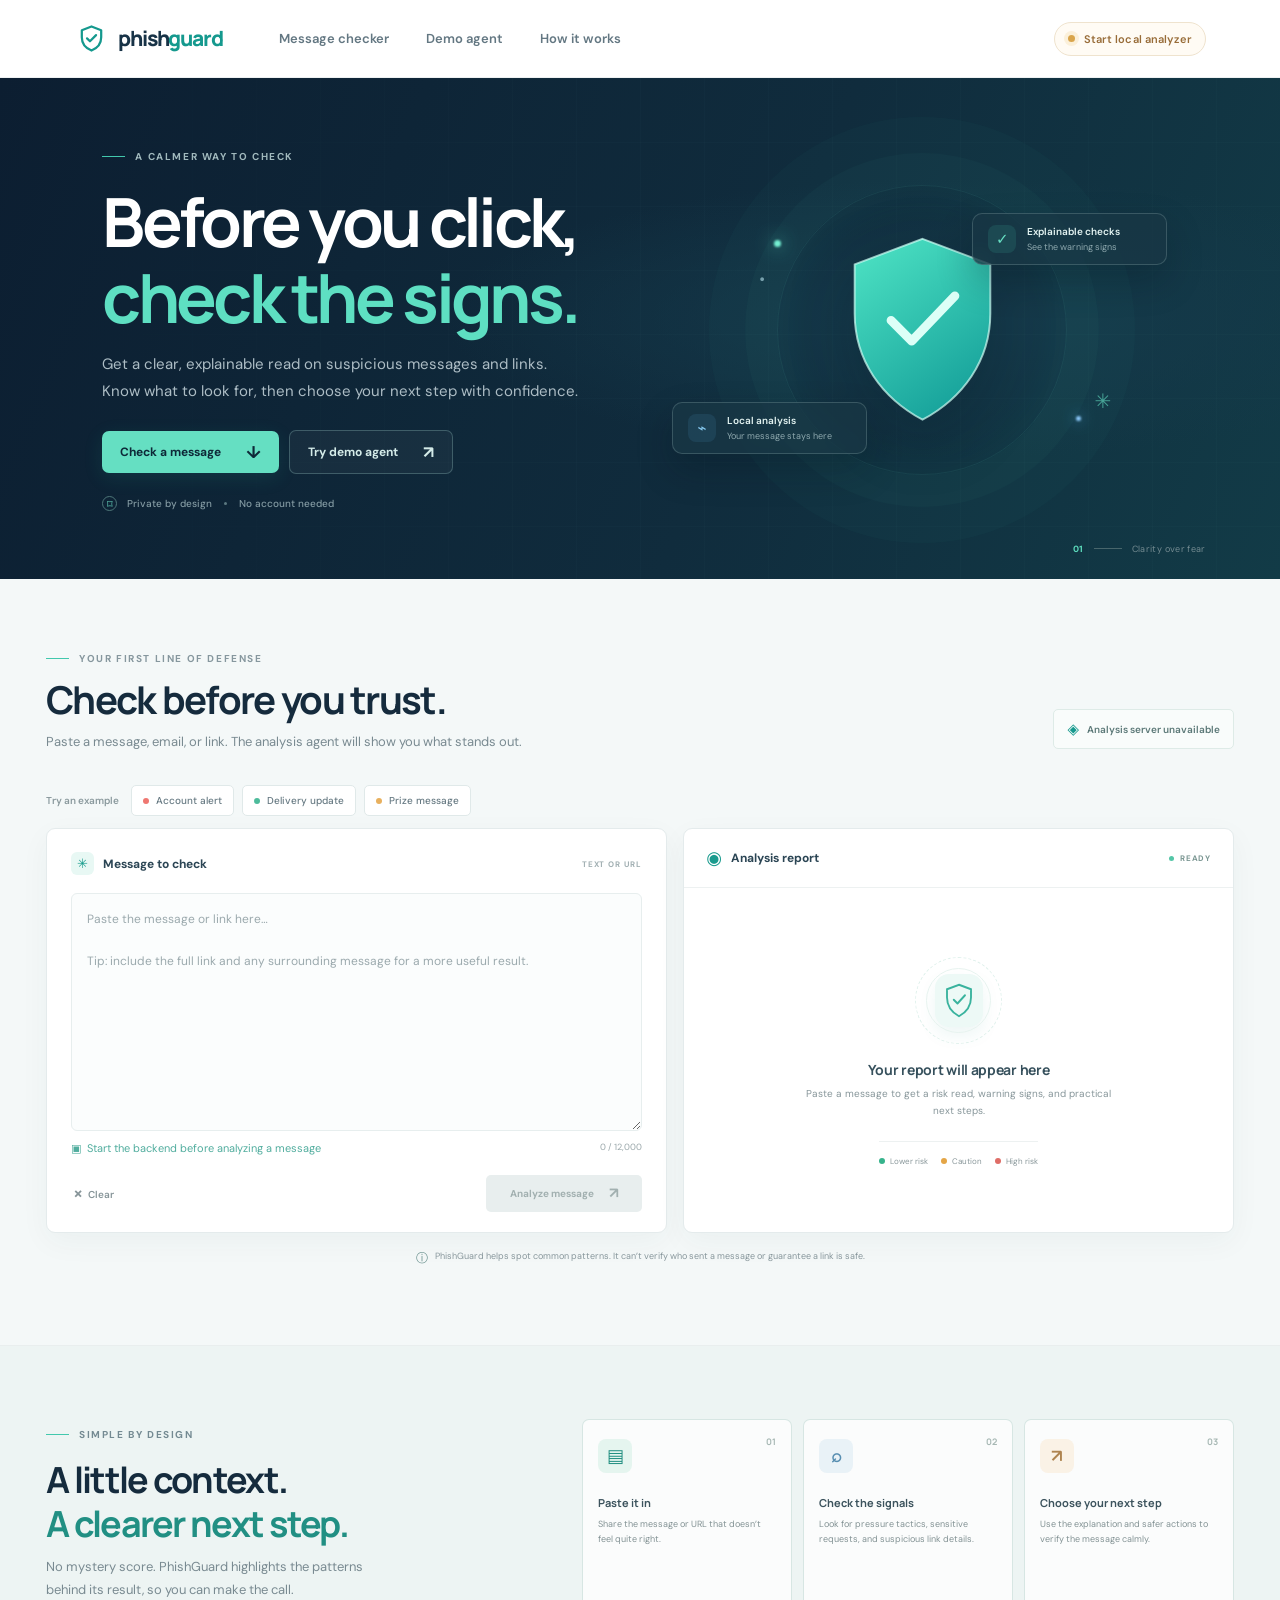
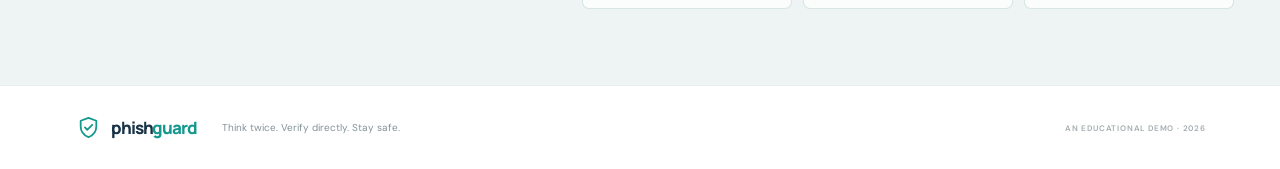
<file: science_expo/app/static/index.html>
<!doctype html>
<html lang="en">
  <head>
    <meta charset="utf-8" />
    <meta name="viewport" content="width=device-width, initial-scale=1" />
    <meta name="theme-color" content="#f4f8f8" />
    <meta name="description" content="Check suspicious messages and links with PhishGuard's explainable scam analysis agent." />
    <title>PhishGuard — Message safety, made clearer</title>
    <link rel="preconnect" href="https://fonts.googleapis.com" />
    <link rel="preconnect" href="https://fonts.gstatic.com" crossorigin />
    <link href="https://fonts.googleapis.com/css2?family=DM+Sans:wght@400;500;600;700&family=Manrope:wght@400;500;600;700;800&display=swap" rel="stylesheet" />
    <link rel="stylesheet" href="app.css" />
    <script src="app.js" defer></script>
  </head>
  <body>
    <header class="site-header">
      <a class="brand" href="#top" aria-label="PhishGuard home">
        <span class="brand-mark" aria-hidden="true">
          <svg viewBox="0 0 32 32" fill="none"><path d="M16 3.6 26 7.4v7.3c0 6.4-4.1 11.3-10 13.7-5.9-2.4-10-7.3-10-13.7V7.4l10-3.8Z" stroke="currentColor" stroke-width="2.3" stroke-linejoin="round"/><path d="m11.4 15.9 3 3 6.3-6.4" stroke="currentColor" stroke-width="2.3" stroke-linecap="round" stroke-linejoin="round"/></svg>
        </span>
        <span>phish<span class="brand-accent">guard</span></span>
      </a>
      <nav class="main-nav" aria-label="Main navigation">
        <a href="#checker">Message checker</a>
        <a href="agent.html">Demo agent</a>
        <a href="#how-it-works">How it works</a>
      </nav>
      <a class="header-status agent-page-link" href="agent.html" aria-label="Open the demo AI agent">
        <span class="status-dot"></span><span>Analysis agent ready</span>
      </a>
    </header>

    <main id="top">
      <section class="hero" aria-labelledby="hero-title">
        <div class="hero-grid"></div>
        <div class="hero-copy">
          <div class="eyebrow hero-eyebrow"><span class="eyebrow-line"></span> A calmer way to check</div>
          <h1 id="hero-title">Before you click,<br /><span>check the signs.</span></h1>
          <p>Get a clear, explainable read on suspicious messages and links. Know what to look for, then choose your next step with confidence.</p>
          <div class="hero-actions"><a class="hero-cta" href="#checker">Check a message <span aria-hidden="true">↓</span></a><a class="hero-cta secondary-cta" href="agent.html">Try demo agent <span aria-hidden="true">↗</span></a></div>
          <div class="hero-trust"><span class="mini-lock" aria-hidden="true">⌑</span> Private by design <i></i> No account needed</div>
        </div>
        <div class="hero-visual" aria-hidden="true">
          <div class="orb orb-one"></div><div class="orb orb-two"></div>
          <div class="hero-halo"></div>
          <div class="hero-shield">
            <svg viewBox="0 0 176 202" fill="none"><path d="M88 8 157 34v50c0 48-28 86-69 108C47 170 19 132 19 84V34L88 8Z" fill="url(#shieldFill)" stroke="rgba(207,255,246,.7)" stroke-width="2"/><path d="m56 91 21 21 44-46" stroke="#dcfff7" stroke-width="9" stroke-linecap="round" stroke-linejoin="round"/><defs><linearGradient id="shieldFill" x1="29" y1="17" x2="145" y2="181" gradientUnits="userSpaceOnUse"><stop stop-color="#4be0c2"/><stop offset="1" stop-color="#139d98"/></linearGradient></defs></svg>
          </div>
          <div class="float-card float-top"><span class="float-icon mint">✓</span><span><b>Explainable checks</b><small>See the warning signs</small></span></div>
          <div class="float-card float-bottom"><span class="float-icon blue">⌁</span><span><b>Local analysis</b><small>Your message stays here</small></span></div>
          <div class="hero-spark spark-one">✳</div><div class="hero-spark spark-two">·</div>
        </div>
        <div class="hero-footnote"><span>01</span><span class="footnote-rule"></span><span>Clarity over fear</span></div>
      </section>

      <section class="checker-section section-wrap" id="checker" aria-labelledby="checker-title">
        <div class="section-heading">
          <div>
            <div class="eyebrow light-eyebrow"><span class="eyebrow-line"></span> Your first line of defense</div>
            <h2 id="checker-title">Check before you trust.</h2>
            <p>Paste a message, email, or link. The analysis agent will show you what stands out.</p>
          </div>
          <div class="privacy-chip"><span class="privacy-icon" aria-hidden="true">◈</span> <a id="privacy-chip-label" href="agent.html">Checking analysis mode…</a></div>
        </div>

        <div class="example-row" aria-label="Try an example message">
          <span class="example-label">Try an example</span>
          <button class="sample-chip" type="button" data-sample="Your bank account has been temporarily suspended. Verify your password immediately at http://secure-account-check.top/login to restore access."><span class="sample-dot danger-dot"></span>Account alert</button>
          <button class="sample-chip" type="button" data-sample="Hi, your order #48371 is on its way. Track your delivery at https://www.example.com/orders/48371. Estimated arrival: Thursday."><span class="sample-dot calm-dot"></span>Delivery update</button>
          <button class="sample-chip" type="button" data-sample="Congratulations! You have won a $500 gift card. Claim your prize today. Reply with your one-time code to verify your identity."><span class="sample-dot warning-dot"></span>Prize message</button>
        </div>

        <div class="workspace-grid">
          <section class="input-card" aria-label="Message input">
            <div class="card-topline"><div class="card-title"><span class="input-icon" aria-hidden="true">✳</span> Message to check</div><span class="format-label">TEXT OR URL</span></div>
            <label class="sr-only" for="message-input">Paste a suspicious message or website URL</label>
            <textarea id="message-input" maxlength="12000" placeholder="Paste the message or link here…&#10;&#10;Tip: include the full link and any surrounding message for a more useful result." spellcheck="false"></textarea>
            <div class="input-meta"><span class="privacy-note"><span aria-hidden="true">▣</span> <span id="privacy-note-text">Checking where analysis runs…</span></span><span id="char-count">0 / 12,000</span></div>
            <div class="input-actions">
              <button id="clear-button" class="clear-button" type="button"><span aria-hidden="true">×</span> Clear</button>
              <button id="analyze-button" class="analyze-button" type="button" disabled><span class="button-label">Analyze message</span><span class="button-arrow" aria-hidden="true">↗</span></button>
            </div>
            <div id="form-error" class="form-error" role="alert" hidden></div>
          </section>

          <section class="report-card" id="report-card" aria-labelledby="report-title" aria-live="polite">
            <div class="report-topline"><div class="card-title"><span class="report-icon" aria-hidden="true">◉</span> Analysis report</div><span class="live-label"><span></span> READY</span></div>
            <div id="report-content" class="report-content">
              <div class="empty-report">
                <div class="empty-art" aria-hidden="true"><div class="empty-ring ring-back"></div><div class="empty-ring ring-front"></div><div class="empty-shield"><svg viewBox="0 0 40 46" fill="none"><path d="M20 2 36 8v11c0 11-6.5 19.8-16 25C10.5 38.8 4 30 4 19V8l16-6Z" stroke="currentColor" stroke-width="2.5"/><path d="m13 22 5 5 10-11" stroke="currentColor" stroke-width="2.5" stroke-linecap="round" stroke-linejoin="round"/></svg></div></div>
                <h3 id="report-title">Your report will appear here</h3>
                <p>Paste a message to get a risk read, warning signs, and practical next steps.</p>
                <div class="risk-legend"><span><i class="legend-dot low"></i> Lower risk</span><span><i class="legend-dot medium"></i> Caution</span><span><i class="legend-dot high"></i> High risk</span></div>
              </div>
            </div>
          </section>
        </div>
        <p class="disclaimer"><span aria-hidden="true">ⓘ</span> PhishGuard helps spot common patterns. It can’t verify who sent a message or guarantee a link is safe.</p>
      </section>

      <section class="how-section" id="how-it-works" aria-labelledby="how-title">
        <div class="section-wrap how-inner">
          <div class="how-heading">
            <div class="eyebrow"><span class="eyebrow-line"></span> Simple by design</div>
            <h2 id="how-title">A little context.<br /><span>A clearer next step.</span></h2>
            <p>No mystery score. PhishGuard highlights the patterns behind its result, so you can make the call.</p>
          </div>
          <div class="steps-grid">
            <article class="step-card"><span class="step-number">01</span><div class="step-icon icon-paste" aria-hidden="true">▤</div><h3>Paste it in</h3><p>Share the message or URL that doesn’t feel quite right.</p></article>
            <article class="step-card"><span class="step-number">02</span><div class="step-icon icon-scan" aria-hidden="true">⌕</div><h3>Check the signals</h3><p>Look for pressure tactics, sensitive requests, and suspicious link details.</p></article>
            <article class="step-card"><span class="step-number">03</span><div class="step-icon icon-act" aria-hidden="true">↗</div><h3>Choose your next step</h3><p>Use the explanation and safer actions to verify the message calmly.</p></article>
          </div>
        </div>
      </section>
    </main>

    <footer class="site-footer"><a class="brand footer-brand" href="#top"><span class="brand-mark" aria-hidden="true"><svg viewBox="0 0 32 32" fill="none"><path d="M16 3.6 26 7.4v7.3c0 6.4-4.1 11.3-10 13.7-5.9-2.4-10-7.3-10-13.7V7.4l10-3.8Z" stroke="currentColor" stroke-width="2.3" stroke-linejoin="round"/><path d="m11.4 15.9 3 3 6.3-6.4" stroke="currentColor" stroke-width="2.3" stroke-linecap="round" stroke-linejoin="round"/></svg></span><span>phish<span class="brand-accent">guard</span></span></a><p>Think twice. Verify directly. Stay safe.</p><span class="footer-caption">AN EDUCATIONAL DEMO · 2026</span></footer>
  </body>
</html>
</file>
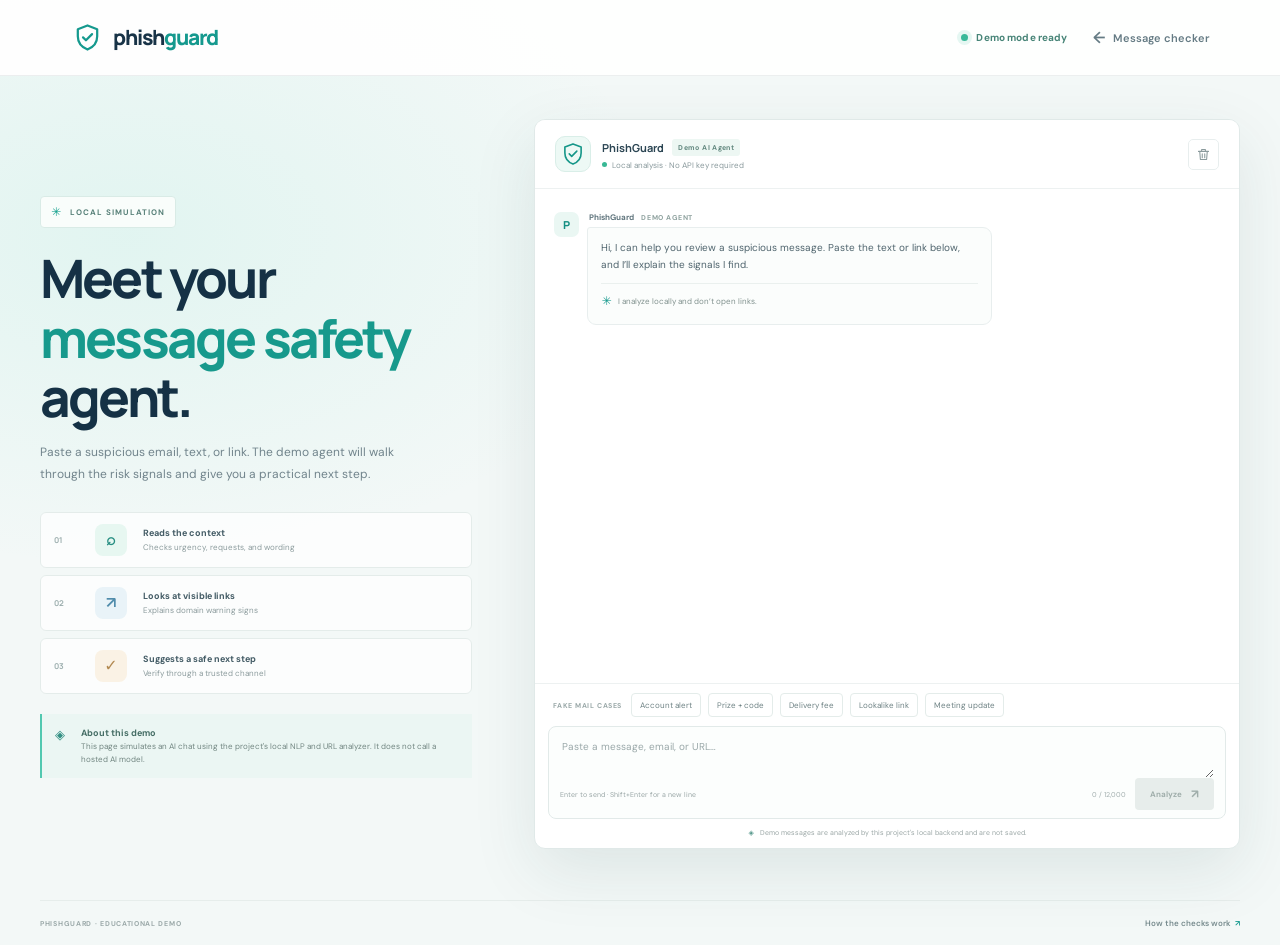
<file: science_expo/app/static/agent.html>
<!doctype html>
<html lang="en">
  <head>
    <meta charset="utf-8" />
    <meta name="viewport" content="width=device-width, initial-scale=1" />
    <meta name="theme-color" content="#f3f8f7" />
    <meta name="description" content="Try the PhishGuard local demo AI agent for phishing and scam message analysis." />
    <title>Demo AI Agent — PhishGuard</title>
    <link rel="preconnect" href="https://fonts.googleapis.com" />
    <link rel="preconnect" href="https://fonts.gstatic.com" crossorigin />
    <link href="https://fonts.googleapis.com/css2?family=DM+Sans:wght@400;500;600;700&family=Manrope:wght@400;500;600;700;800&display=swap" rel="stylesheet" />
    <link rel="stylesheet" href="agent.css" />
    <script src="agent.js" defer></script>
  </head>
  <body class="agent-page">
    <header class="agent-header">
      <a class="agent-brand" href="index.html" aria-label="PhishGuard home">
        <span class="agent-brand-icon" aria-hidden="true"><svg viewBox="0 0 32 32" fill="none"><path d="M16 3.6 26 7.4v7.3c0 6.4-4.1 11.3-10 13.7-5.9-2.4-10-7.3-10-13.7V7.4l10-3.8Z" stroke="currentColor" stroke-width="2.3" stroke-linejoin="round"/><path d="m11.4 15.9 3 3 6.3-6.4" stroke="currentColor" stroke-width="2.3" stroke-linecap="round" stroke-linejoin="round"/></svg></span>
        <span>phish<span>guard</span></span>
      </a>
      <div class="agent-header-right">
        <span class="demo-ready"><i></i> Demo mode ready</span>
        <a class="back-link" href="index.html#checker"><span aria-hidden="true">←</span> Message checker</a>
      </div>
    </header>

    <main class="agent-shell">
      <aside class="agent-intro">
        <div class="simulation-label"><span class="simulation-icon">✳</span> LOCAL SIMULATION</div>
        <h1>Meet your<br /><span>message safety</span><br />agent.</h1>
        <p class="intro-copy">Paste a suspicious email, text, or link. The demo agent will walk through the risk signals and give you a practical next step.</p>

        <div class="capability-list">
          <div class="capability"><span class="capability-number">01</span><span class="capability-icon icon-context">⌕</span><span><b>Reads the context</b><small>Checks urgency, requests, and wording</small></span></div>
          <div class="capability"><span class="capability-number">02</span><span class="capability-icon icon-link">↗</span><span><b>Looks at visible links</b><small>Explains domain warning signs</small></span></div>
          <div class="capability"><span class="capability-number">03</span><span class="capability-icon icon-advice">✓</span><span><b>Suggests a safe next step</b><small>Verify through a trusted channel</small></span></div>
        </div>

        <div class="simulation-note"><span class="note-lock" aria-hidden="true">◈</span><p><b>About this demo</b><br />This page simulates an AI chat using the project's local NLP and URL analyzer. It does not call a hosted AI model.</p></div>
      </aside>

      <section class="chat-card" aria-label="PhishGuard demo agent chat">
        <div class="chat-header">
          <div class="chat-avatar" aria-hidden="true"><svg viewBox="0 0 32 32" fill="none"><path d="M16 3.6 26 7.4v7.3c0 6.4-4.1 11.3-10 13.7-5.9-2.4-10-7.3-10-13.7V7.4l10-3.8Z" stroke="currentColor" stroke-width="2" stroke-linejoin="round"/><path d="m11.4 15.9 3 3 6.3-6.4" stroke="currentColor" stroke-width="2" stroke-linecap="round" stroke-linejoin="round"/></svg></div>
          <div class="chat-heading"><h2>PhishGuard <span>Demo AI Agent</span></h2><p><i></i> Local analysis · No API key required</p></div>
          <button class="clear-chat" id="clear-chat" type="button" aria-label="Clear conversation" title="Clear conversation"><svg viewBox="0 0 24 24" fill="none" aria-hidden="true"><path d="M4 7h16M10 11v6m4-6v6M6 7l1 13h10l1-13M9 7V4h6v3" stroke="currentColor" stroke-width="1.7" stroke-linecap="round" stroke-linejoin="round"/></svg></button>
        </div>

        <div class="chat-log" id="chat-log" role="log" aria-live="polite" aria-relevant="additions text">
          <article class="chat-row agent-row welcome-row">
            <div class="message-avatar" aria-hidden="true">P</div>
            <div class="message-stack"><div class="message-byline">PhishGuard <span>DEMO AGENT</span></div><div class="agent-bubble welcome-bubble"><p>Hi, I can help you review a suspicious message. Paste the text or link below, and I’ll explain the signals I find.</p><div class="welcome-foot"><span class="welcome-spark">✳</span> I analyze locally and don’t open links.</div></div></div>
          </article>
        </div>

        <div class="chat-suggestions" aria-label="Try a fictional email case">
          <span>FAKE MAIL CASES</span>
          <button type="button" data-sample="account">Account alert</button>
          <button type="button" data-sample="code">Prize + code</button>
          <button type="button" data-sample="delivery">Delivery fee</button>
          <button type="button" data-sample="lookalike">Lookalike link</button>
          <button type="button" data-sample="meeting">Meeting update</button>
        </div>

        <form class="chat-composer" id="chat-form">
          <label class="sr-only" for="chat-input">Message the demo agent</label>
          <textarea id="chat-input" maxlength="12000" rows="2" placeholder="Paste a message, email, or URL…"></textarea>
          <div class="composer-footer"><span id="chat-hint">Enter to send · Shift+Enter for a new line</span><span class="composer-count" id="chat-count">0 / 12,000</span><button class="send-button" id="send-button" type="submit" disabled>Analyze <span aria-hidden="true">↗</span></button></div>
        </form>
        <div class="chat-privacy"><span aria-hidden="true">◈</span> Demo messages are analyzed by this project's local backend and are not saved.</div>
      </section>
    </main>
    <footer class="agent-footer"><span>PHISHGUARD · EDUCATIONAL DEMO</span><a href="index.html#how-it-works">How the checks work <span aria-hidden="true">↗</span></a></footer>
  </body>
</html>
</file>
<file: science_expo/app/static/app.css>
:root {
  color-scheme: light;
  --ink: #152b3d;
  --ink-soft: #4e6370;
  --ink-muted: #82929a;
  --teal: #15998e;
  --teal-dark: #087a74;
  --mint: #51d9bd;
  --line: #e4ebec;
  --paper: #ffffff;
  --canvas: #f4f8f8;
  --navy: #0d2033;
  --display: "Manrope", "DM Sans", sans-serif;
  --body: "DM Sans", system-ui, sans-serif;
}

* { box-sizing: border-box; }
html { scroll-behavior: smooth; scroll-padding-top: 86px; }
body { margin: 0; color: var(--ink); background: var(--canvas); font-family: var(--body); -webkit-font-smoothing: antialiased; }
button, textarea { font: inherit; }
button { cursor: pointer; }
.sr-only { position: absolute; width: 1px; height: 1px; padding: 0; margin: -1px; overflow: hidden; clip: rect(0,0,0,0); white-space: nowrap; border: 0; }

.site-header { height: 78px; display: flex; align-items: center; padding: 0 max(5.8vw, calc((100vw - 1320px) / 2)); gap: 56px; background: rgba(255,255,255,.96); border-bottom: 1px solid rgba(25,58,73,.07); position: relative; z-index: 5; }
.brand { display: inline-flex; align-items: center; gap: 9px; color: #183347; text-decoration: none; font: 800 21px/1 var(--display); letter-spacing: -1.15px; white-space: nowrap; }
.brand-mark { display: grid; place-items: center; width: 35px; height: 35px; color: var(--teal); }
.brand-mark svg { width: 31px; height: 31px; }
.brand-accent { color: var(--teal); }
.main-nav { display: flex; align-items: center; gap: 37px; height: 100%; }
.main-nav a { color: #637782; font-size: 13px; font-weight: 600; text-decoration: none; transition: color .2s ease; }
.main-nav a:hover { color: var(--teal-dark); }
.header-status { margin-left: auto; display: flex; align-items: center; gap: 9px; padding: 9px 13px; border: 1px solid #e4eeee; border-radius: 30px; color: #5e737a; background: #fbfdfd; font-size: 11px; font-weight: 600; letter-spacing: .01em; text-decoration: none; transition: border-color .18s ease, color .18s ease, transform .18s ease; }
.header-status:hover { color: var(--teal-dark); border-color: #acd8cf; transform: translateY(-1px); }
.header-status:focus-visible, .privacy-chip a:focus-visible { outline: 3px solid rgba(21,153,142,.25); outline-offset: 3px; }
.status-dot { width: 7px; height: 7px; border-radius: 50%; background: #36bd9e; box-shadow: 0 0 0 4px #e2f8f1; animation: status-pulse 2.8s ease-in-out infinite; }
.header-status.status-offline { color: #986c38; border-color: #efe3ce; background: #fffbf4; }
.header-status.status-offline .status-dot { background: #d9a54c; box-shadow: 0 0 0 4px #fbf0da; animation: none; }

.hero { isolation: isolate; min-height: 474px; padding: 72px max(8vw, calc((100vw - 1190px) / 2)) 68px; position: relative; display: grid; grid-template-columns: 1.05fr .95fr; align-items: center; overflow: hidden; color: #fff; background: radial-gradient(ellipse at 75% 48%, #153a4b 0%, transparent 38%), linear-gradient(112deg, #0c1e31, #102c3d 58%, #123b47); }
.hero-grid { position: absolute; z-index: -1; inset: 0; opacity: .16; background-image: linear-gradient(rgba(168,237,224,.11) 1px, transparent 1px), linear-gradient(90deg, rgba(168,237,224,.11) 1px, transparent 1px); background-size: 64px 64px; mask-image: linear-gradient(90deg, transparent, #000 45%, #000); }
.hero-copy { position: relative; z-index: 1; max-width: 540px; animation: rise-in .75s cubic-bezier(.2,.7,.2,1) both; }
.eyebrow { display: flex; align-items: center; gap: 10px; text-transform: uppercase; font-size: 10px; font-weight: 700; letter-spacing: .16em; color: #748a92; }
.hero-eyebrow { color: #a1b9bd; }
.eyebrow-line { display: inline-block; width: 23px; height: 1px; background: #42c8ad; }
.hero h1 { margin: 20px 0 16px; font: 700 clamp(43px, 5.3vw, 68px)/1.12 var(--display); letter-spacing: -3.7px; }
.hero h1 span { color: #5edfc2; }
.hero-copy > p { max-width: 480px; margin: 0; color: #adbdc5; font-size: 15px; line-height: 1.8; }
.hero-cta { display: inline-flex; gap: 25px; align-items: center; margin-top: 25px; padding: 13px 18px; border-radius: 7px; color: #0e2938; background: #65dfc2; text-decoration: none; font-size: 12px; font-weight: 700; box-shadow: 0 5px 20px rgba(36,210,177,.11); transition: transform .2s ease, background .2s ease; }
.hero-actions { display: flex; flex-wrap: wrap; gap: 10px; align-items: center; }
.secondary-cta { color: #d4ebe8; border: 1px solid rgba(179,231,221,.25); background: rgba(255,255,255,.04); box-shadow: none; }
.secondary-cta:hover { color: #fff; border-color: rgba(179,231,221,.55); background: rgba(255,255,255,.09); }
.hero-cta:hover { background: #8ae9d4; transform: translateY(-2px); }
.hero-cta span { font-size: 17px; line-height: 10px; }
.hero-trust { display: flex; gap: 10px; align-items: center; margin-top: 22px; color: #849ba3; font-size: 10px; font-weight: 500; }
.hero-trust i { height: 3px; width: 3px; border-radius: 100%; background: #5c7981; margin: 0 2px; }
.mini-lock { display: inline-grid; place-items: center; width: 15px; height: 15px; border: 1px solid #4e7779; border-radius: 50%; color: #68d7be; font-size: 11px; }
.hero-visual { min-height: 335px; position: relative; display: grid; place-items: center; animation: fade-in 1s .12s both; }
.hero-halo { width: 290px; height: 290px; position: absolute; border: 1px solid rgba(112,229,207,.1); border-radius: 50%; box-shadow: 0 0 0 32px rgba(101,221,196,.025), 0 0 0 68px rgba(101,221,196,.022), inset 0 0 55px rgba(59,188,167,.08); }
.hero-shield { z-index: 1; width: 173px; filter: drop-shadow(0 19px 32px rgba(4,17,31,.24)); animation: hover-shield 5s ease-in-out infinite; }
.hero-shield svg { display: block; width: 100%; }
.orb { position: absolute; border-radius: 50%; filter: blur(1px); }
.orb-one { width: 7px; height: 7px; left: 21%; top: 23%; background: #77f0d3; box-shadow: 0 0 17px #59ddc1; }
.orb-two { width: 5px; height: 5px; right: 19%; bottom: 23%; background: #8ec8fc; box-shadow: 0 0 13px #54aaeb; }
.float-card { position: absolute; z-index: 2; min-width: 195px; display: flex; align-items: center; gap: 11px; padding: 11px 15px; border: 1px solid rgba(223,255,250,.17); border-radius: 10px; background: rgba(25,55,69,.79); box-shadow: 0 16px 36px rgba(2,16,27,.23); backdrop-filter: blur(10px); animation: float-card 4.2s ease-in-out infinite; }
.float-card b, .float-card small { display: block; }
.float-card b { color: #e4f5f3; font-size: 10px; font-weight: 600; }
.float-card small { margin-top: 3px; color: #8ea8ae; font-size: 9px; }
.float-icon { display: grid; place-items: center; width: 28px; height: 28px; border-radius: 8px; font-size: 15px; font-weight: 700; }
.float-icon.mint { color: #67dfc3; background: rgba(67,198,167,.14); }
.float-icon.blue { color: #86c9ef; background: rgba(71,150,195,.15); }
.float-top { right: 2%; top: 15%; }
.float-bottom { left: 1%; bottom: 13%; animation-delay: -1.9s; }
.hero-spark { position: absolute; color: #61d9bf; font-size: 20px; }
.spark-one { right: 13%; bottom: 25%; opacity: .65; }
.spark-two { left: 18%; top: 28%; color: #b9e3ed; font-size: 33px; opacity: .6; }
.hero-footnote { position: absolute; right: max(5.8vw, calc((100vw - 1320px) / 2)); bottom: 24px; display: flex; align-items: center; gap: 10px; color: #748b91; font-size: 9px; letter-spacing: .04em; }
.hero-footnote > span:first-child { color: #5cdbbc; font-weight: 700; }
.footnote-rule { width: 28px; height: 1px; background: #48666c; }

.section-wrap { width: min(1188px, calc(100% - 64px)); margin: 0 auto; }
.checker-section { padding-top: 73px; padding-bottom: 78px; }
.section-heading { display: flex; justify-content: space-between; align-items: end; gap: 26px; }
.light-eyebrow { color: #86979e; }
.section-heading h2, .how-heading h2 { margin: 12px 0 8px; color: var(--ink); font: 700 clamp(29px, 3vw, 39px)/1.2 var(--display); letter-spacing: -1.7px; }
.section-heading p, .how-heading > p { margin: 0; color: #798a91; font-size: 13px; line-height: 1.7; }
.privacy-chip { flex: none; display: inline-flex; align-items: center; gap: 8px; margin-bottom: 4px; padding: 9px 13px; border: 1px solid #deebe7; border-radius: 5px; color: #5b7877; background: #f9fcfb; font-size: 10px; font-weight: 600; }
.privacy-chip .privacy-icon { color: var(--teal); font-size: 15px; }
.privacy-chip a { color: inherit; font-size: 10px; text-decoration: none; transition: color .18s ease; }
.privacy-chip:hover { border-color: #acd8cf; }
.privacy-chip a:hover { color: var(--teal-dark); }
.example-row { display: flex; flex-wrap: wrap; gap: 8px; align-items: center; margin-top: 32px; margin-bottom: 12px; }
.example-label { margin-right: 4px; color: #8a999d; font-size: 10px; font-weight: 600; }
.sample-chip { display: inline-flex; align-items: center; gap: 7px; padding: 8px 11px; border: 1px solid #e0e9e9; border-radius: 5px; color: #667982; background: #fff; font-size: 10px; font-weight: 500; transition: border-color .18s ease, color .18s ease, transform .18s ease; }
.sample-chip:hover { transform: translateY(-1px); color: #214253; border-color: #92cdc2; }
.sample-dot { width: 6px; height: 6px; border-radius: 50%; }
.danger-dot { background: #ef7771; }.calm-dot { background: #4dbb9b; }.warning-dot { background: #e8b05e; }
.workspace-grid { display: grid; grid-template-columns: minmax(0,1.06fr) minmax(0,.94fr); align-items: stretch; gap: 16px; }
.input-card, .report-card { min-width: 0; border: 1px solid #e4ebec; border-radius: 9px; background: #fff; box-shadow: 0 9px 30px rgba(31,66,76,.045); }
.input-card { padding: 23px 24px 18px; display: flex; flex-direction: column; }
.card-topline, .report-topline { display: flex; justify-content: space-between; align-items: center; }
.card-title { display: flex; align-items: center; gap: 9px; color: #2b4554; font-size: 12px; font-weight: 700; }
.input-icon { display: grid; place-items: center; width: 23px; height: 23px; border-radius: 6px; color: #179b8c; background: #e8f8f4; font-size: 13px; }
.format-label { color: #a1afb2; font-size: 8px; font-weight: 700; letter-spacing: .12em; }
.input-card textarea { display: block; width: 100%; min-height: 226px; flex: 1; resize: vertical; margin-top: 18px; padding: 15px 15px; outline: none; border: 1px solid #e7eeee; border-radius: 6px; color: #263f4d; background: #fbfdfd; font-size: 12px; line-height: 1.75; transition: border-color .18s, box-shadow .18s, background .18s; }
.input-card textarea::placeholder { color: #9ba9ad; }
.input-card textarea:focus { border-color: #8bcfc2; background: #fff; box-shadow: 0 0 0 3px rgba(46,177,155,.08); }
.input-meta { display: flex; justify-content: space-between; gap: 12px; margin-top: 10px; color: #9aa7aa; font-size: 9px; }
.privacy-note { display: flex; gap: 6px; align-items: center; color: #84969a; }
.privacy-note span { color: #51ad9e; font-size: 11px; }
.input-actions { display: flex; justify-content: space-between; align-items: center; margin-top: 17px; }
.clear-button { border: 0; padding: 9px 2px; color: #879599; background: transparent; font-size: 10px; font-weight: 600; }
.clear-button:hover { color: #3a5660; }
.clear-button span { margin-right: 3px; font-size: 18px; vertical-align: -1px; }
.analyze-button { min-width: 156px; display: inline-flex; align-items: center; justify-content: center; gap: 15px; padding: 12px 14px; border: 0; border-radius: 5px; color: #fff; background: #138e84; box-shadow: 0 5px 11px rgba(18,140,130,.14); font-size: 10px; font-weight: 700; transition: transform .18s ease, background .18s ease, box-shadow .18s ease; }
.analyze-button:hover:not(:disabled) { transform: translateY(-1px); background: #087d75; box-shadow: 0 8px 15px rgba(18,140,130,.2); }
.analyze-button:disabled { cursor: not-allowed; color: #a2b0b0; background: #e8eeee; box-shadow: none; }
.button-arrow { font-size: 15px; line-height: 10px; }
.button-loading { animation: spin .85s linear infinite; }
.form-error { margin-top: 12px; color: #ad4a45; font-size: 11px; }
.form-error[hidden] { display: none; }

.report-card { min-height: 404px; overflow: hidden; }
.report-topline { min-height: 59px; padding: 0 22px; border-bottom: 1px solid #edf1f1; }
.report-icon { color: #1a9b8e; font-size: 18px; }
.live-label { display: flex; align-items: center; gap: 6px; color: #7a9692; font-size: 8px; font-weight: 700; letter-spacing: .1em; }
.live-label span { width: 5px; height: 5px; border-radius: 50%; background: #54c6a7; }
.report-content { min-height: 344px; }
.empty-report { min-height: 344px; display: flex; flex-direction: column; align-items: center; justify-content: center; padding: 25px 32px 23px; text-align: center; animation: fade-in .55s ease both; }
.empty-art { position: relative; width: 91px; height: 91px; display: grid; place-items: center; margin: -1px 0 13px; }
.empty-ring { position: absolute; border: 1px solid #e0f1ec; border-radius: 50%; }
.ring-back { inset: 2px; border-style: dashed; animation: spin 27s linear infinite; }
.ring-front { inset: 13px; border-color: #e7f3ef; }
.empty-shield { width: 48px; height: 53px; display: grid; place-items: center; color: #3ab39e; border-radius: 14px; background: #edf9f6; box-shadow: 0 8px 17px rgba(25,146,128,.08); }
.empty-shield svg { width: 30px; height: 35px; }
.empty-report h3 { margin: 1px 0 7px; color: #36505c; font: 700 14px var(--display); letter-spacing: -.3px; }
.empty-report > p { max-width: 310px; margin: 0; color: #87969a; font-size: 10px; line-height: 1.65; }
.risk-legend { display: flex; justify-content: center; flex-wrap: wrap; gap: 13px; margin-top: 22px; padding-top: 14px; border-top: 1px solid #edf1f1; color: #89979a; font-size: 8px; }
.risk-legend span { display: inline-flex; align-items: center; gap: 5px; }
.legend-dot { width: 6px; height: 6px; border-radius: 50%; }.legend-dot.low { background: #36b38c; }.legend-dot.medium { background: #e4a546; }.legend-dot.high { background: #df6d67; }
.disclaimer { display: flex; justify-content: center; gap: 7px; margin: 17px 0 0; color: #87969b; font-size: 9px; text-align: center; }.disclaimer span { color: #638c89; font-size: 12px; }

.result-view { padding: 18px 22px 14px; animation: rise-in .36s cubic-bezier(.2,.7,.2,1) both; }
.result-summary { display: grid; grid-template-columns: 81px 1fr; gap: 15px; align-items: center; padding: 1px 0 17px; border-bottom: 1px solid #edf1f1; }
.score-dial { width: 75px; height: 75px; padding: 5px; border-radius: 50%; background: conic-gradient(var(--score-color) var(--score), #edf2f1 0); }
.risk-low { --score-color: #43b58f; --soft-color: #e9f7f0; --deep-color: #217c60; }
.risk-medium { --score-color: #e4a548; --soft-color: #fff5e5; --deep-color: #9e6b1f; }
.risk-high { --score-color: #df7069; --soft-color: #fff0ee; --deep-color: #a74643; }
.score-dial-inner { width: 100%; height: 100%; display: flex; flex-direction: column; justify-content: center; align-items: center; border-radius: 50%; background: #fff; }
.score-number { color: #243d4b; font: 700 22px/.9 var(--display); letter-spacing: -1px; }
.score-denominator { margin-top: 4px; color: #96a2a4; font-size: 7px; }
.verdict-copy { min-width: 0; }
.risk-badge { display: inline-flex; gap: 6px; align-items: center; padding: 5px 8px; border-radius: 4px; color: var(--deep-color); background: var(--soft-color); font-size: 8px; font-weight: 700; }
.risk-badge i { width: 5px; height: 5px; border-radius: 50%; background: var(--score-color); }
.verdict-copy h3 { margin: 8px 0 4px; color: #304a57; font: 700 12px var(--display); }
.verdict-copy p { margin: 0; color: #778990; font-size: 9px; line-height: 1.55; }
.subsection-heading { display: flex; justify-content: space-between; align-items: center; gap: 10px; margin: 16px 0 8px; }
.subsection-heading h4, .next-steps h4 { margin: 0; color: #3b535e; font: 700 10px var(--display); }
.finding-count { color: #9ba8a9; font-size: 8px; }
.finding-list { display: grid; gap: 7px; }
.finding-item { display: grid; grid-template-columns: 22px 1fr; gap: 8px; padding: 9px 10px; border: 1px solid #f0e9e6; border-radius: 5px; background: #fffdfc; }
.finding-item.severity-info { border-color: #e7f0eb; background: #fbfdfb; }
.finding-icon { width: 20px; height: 20px; display: grid; place-items: center; border-radius: 5px; color: #c06b4f; background: #fff1e8; }
.severity-high .finding-icon { color: #c55550; background: #fff0ee; }.severity-info .finding-icon { color: #3d9d7c; background: #eaf7f0; }
.finding-icon svg { width: 12px; height: 12px; }
.finding-copy h5 { margin: 1px 0 3px; color: #52656d; font-size: 9px; font-weight: 700; }
.finding-copy p { margin: 0; color: #879398; font-size: 8px; line-height: 1.5; }
.url-heading { margin-top: 15px; }
.url-list { display: grid; gap: 5px; }
.url-item { border: 1px solid #e9eeee; border-radius: 5px; background: #fbfdfd; }
.url-item.url-risky { border-color: #f2dfdb; background: #fffdfc; }
.url-summary { display: flex; align-items: center; gap: 8px; min-height: 35px; padding: 7px 9px; cursor: pointer; list-style: none; }
.url-summary::-webkit-details-marker { display: none; }
.url-icon { display: grid; place-items: center; color: #589e92; }.url-icon svg { width: 13px; height: 13px; }
.url-host { overflow: hidden; color: #526972; font-size: 9px; font-weight: 600; text-overflow: ellipsis; white-space: nowrap; }
.url-risk { margin-left: auto; flex: none; color: #889799; font-size: 8px; }
.url-risky .url-risk { color: #b25a52; }
.url-details { padding: 0 10px 9px 30px; }
.url-full { overflow-wrap: anywhere; margin: 0 0 5px; color: #819197; font-size: 8px; }
.url-indicators { display: grid; gap: 4px; margin: 0; padding-left: 12px; color: #9d6358; font-size: 8px; line-height: 1.4; }
.url-clear { margin: 0; color: #7d9890; font-size: 8px; line-height: 1.45; }
.next-steps { margin-top: 16px; padding: 12px 12px 11px; border-radius: 5px; background: #f3f9f7; }
.next-steps h4 { color: #397365; }
.recommendation-list { display: grid; gap: 7px; margin: 9px 0 0; padding: 0; list-style: none; }
.recommendation-list li { display: grid; grid-template-columns: 13px 1fr; gap: 6px; align-items: start; color: #70827f; font-size: 8px; line-height: 1.5; }
.recommendation-check { color: #299780; font-size: 10px; font-weight: 700; }
.report-footer { display: flex; justify-content: space-between; align-items: center; gap: 10px; margin-top: 13px; }
.analysis-mode { color: #a0aaab; font-size: 7px; }
.copy-button { display: inline-flex; align-items: center; gap: 5px; padding: 6px 8px; border: 1px solid #e2ebea; border-radius: 4px; color: #718581; background: #fff; font-size: 8px; font-weight: 600; }
.copy-button:hover { color: #237d70; border-color: #add8ce; }.copy-button svg { width: 11px; height: 11px; }
.loading-report, .report-error { min-height: 344px; display: flex; flex-direction: column; align-items: center; justify-content: center; padding: 28px; text-align: center; animation: fade-in .25s ease both; }
.loading-report h3, .report-error h3 { margin: 13px 0 5px; color: #38515c; font: 700 13px var(--display); }
.loading-report p, .report-error p { margin: 0; color: #88979b; font-size: 10px; line-height: 1.6; }
.loader-ring { width: 37px; height: 37px; border: 3px solid #e4f2ed; border-top-color: #2daf99; border-radius: 50%; animation: spin .8s linear infinite; }
.report-error { color: #b35851; }

.how-section { border-top: 1px solid #e9eeee; border-bottom: 1px solid #e9eeee; background: #edf4f3; }
.how-inner { display: grid; grid-template-columns: .83fr 1.17fr; gap: 74px; align-items: center; padding-top: 73px; padding-bottom: 76px; }
.how-heading h2 { margin-top: 17px; font-size: 36px; line-height: 1.22; }
.how-heading h2 span { color: #218f83; }
.how-heading > p { max-width: 350px; margin-top: 11px; }
.steps-grid { display: grid; grid-template-columns: repeat(3, 1fr); gap: 11px; }
.step-card { position: relative; min-height: 190px; padding: 19px 15px; border: 1px solid rgba(211,228,224,.9); border-radius: 7px; background: rgba(255,255,255,.75); transition: transform .2s ease, box-shadow .2s ease; }
.step-card:hover { transform: translateY(-3px); box-shadow: 0 12px 22px rgba(32,94,83,.07); }
.step-number { position: absolute; top: 15px; right: 15px; color: #a6b7b3; font: 700 9px var(--display); }
.step-icon { width: 34px; height: 34px; display: grid; place-items: center; margin-bottom: 22px; border-radius: 8px; font-size: 18px; font-weight: 600; }
.icon-paste { color: #228f81; background: #e5f5ef; }.icon-scan { color: #578eb1; background: #e9f2f7; }.icon-act { color: #ae8450; background: #faf2e6; }
.step-card h3 { margin: 0 0 7px; color: #3c535d; font: 700 11px var(--display); }
.step-card p { margin: 0; color: #839294; font-size: 9px; line-height: 1.65; }
.site-footer { min-height: 83px; display: flex; align-items: center; gap: 25px; padding: 18px max(5.8vw, calc((100vw - 1320px) / 2)); background: #fff; }
.footer-brand { font-size: 17px; }.footer-brand .brand-mark { width: 28px; height: 28px; }.footer-brand .brand-mark svg { width: 25px; height: 25px; }
.site-footer p { margin: 0; color: #829298; font-size: 10px; }
.footer-caption { margin-left: auto; color: #a3adaf; font-size: 8px; font-weight: 600; letter-spacing: .1em; }

@keyframes spin { to { transform: rotate(360deg); } }
@keyframes status-pulse { 0%,100% { box-shadow: 0 0 0 4px #e2f8f1; } 50% { box-shadow: 0 0 0 6px rgba(226,248,241,.42); } }
@keyframes hover-shield { 0%,100% { transform: translateY(0); } 50% { transform: translateY(-8px); } }
@keyframes float-card { 0%,100% { transform: translateY(0); } 50% { transform: translateY(-5px); } }
@keyframes rise-in { from { opacity: 0; transform: translateY(12px); } to { opacity: 1; transform: translateY(0); } }
@keyframes fade-in { from { opacity: 0; } to { opacity: 1; } }

@media (min-width: 1500px) { .hero { padding-left: calc((100vw - 1190px) / 2); padding-right: calc((100vw - 1190px) / 2); } }
@media (max-width: 1000px) {
  .site-header { padding: 0 32px; gap: 36px; }
  .hero { padding-left: 7vw; padding-right: 7vw; grid-template-columns: 1fr .82fr; }
  .hero h1 { letter-spacing: -2.7px; }
  .hero-visual { transform: scale(.9); }
  .section-wrap { width: calc(100% - 56px); }
  .how-inner { gap: 38px; }
  .steps-grid { gap: 7px; }
  .step-card { padding: 17px 12px; }
}
@media (max-width: 760px) {
  html { scroll-padding-top: 65px; }
  .site-header { height: 65px; padding: 0 22px; gap: 20px; }
  .brand { font-size: 19px; }.brand-mark { width: 31px; height: 31px; }.brand-mark svg { width: 28px; height: 28px; }
  .main-nav { margin-left: auto; gap: 17px; }.main-nav a { font-size: 10px; }
  .header-status { display: none; }
  .hero { min-height: unset; padding: 58px 7vw 65px; grid-template-columns: 1fr .65fr; }
  .hero h1 { font-size: clamp(39px, 7vw, 55px); }
  .hero-copy > p { font-size: 13px; }
  .hero-visual { min-height: 280px; transform: scale(.85); transform-origin: center; margin: -5px -32px; }
  .hero-halo { width: 240px; height: 240px; }
  .float-card { min-width: 170px; padding: 9px; }.float-top { right: -4%; }.float-bottom { left: -5%; }
  .section-wrap { width: calc(100% - 44px); }
  .checker-section { padding-top: 57px; padding-bottom: 59px; }
  .workspace-grid { grid-template-columns: 1fr; }
  .input-card textarea { min-height: 180px; }
  .report-card { min-height: 384px; }
  .how-inner { grid-template-columns: 1fr; gap: 27px; padding-top: 55px; padding-bottom: 57px; }
  .how-heading h2 { font-size: 32px; }
  .steps-grid { gap: 11px; }
  .step-card { min-height: 178px; padding: 16px 13px; }
  .site-footer { padding: 18px 22px; gap: 15px; }
}
@media (max-width: 520px) {
  .site-header { padding: 0 16px; gap: 12px; }
  .main-nav { gap: 12px; }.main-nav a { font-size: 9px; }
  .hero { display: block; padding: 50px 23px 61px; }
  .hero h1 { margin-top: 17px; font-size: 46px; letter-spacing: -2.8px; }
  .hero-copy > p { max-width: 380px; font-size: 12px; line-height: 1.75; }
  .hero-cta { margin-top: 20px; }
  .hero-trust { font-size: 9px; gap: 7px; }
  .hero-visual { position: absolute; width: 140px; min-height: 160px; right: -8px; top: 35px; transform: scale(.48); transform-origin: right top; opacity: .4; pointer-events: none; }
  .hero-footnote { right: 22px; bottom: 17px; }
  .section-wrap { width: calc(100% - 32px); }
  .checker-section { padding-top: 47px; padding-bottom: 49px; }
  .section-heading { display: block; }
  .section-heading h2 { margin-top: 11px; font-size: 30px; letter-spacing: -1.2px; }
  .section-heading p { max-width: 340px; font-size: 11px; }
  .privacy-chip { display: inline-flex; margin-top: 15px; }
  .example-row { margin-top: 22px; gap: 6px; }
  .example-label { width: 100%; margin-bottom: 2px; }
  .sample-chip { padding: 7px 8px; font-size: 9px; }
  .input-card { padding: 18px 15px 15px; }
  .input-card textarea { min-height: 172px; padding: 12px; font-size: 11px; }
  .input-meta { align-items: flex-start; font-size: 8px; }.privacy-note { max-width: 75%; }
  .analyze-button { min-width: 145px; }
  .report-topline { min-height: 54px; padding: 0 16px; }
  .result-view { padding: 15px; }
  .empty-report { padding-right: 20px; padding-left: 20px; }
  .risk-legend { gap: 8px; font-size: 7px; }
  .how-inner { padding-top: 46px; padding-bottom: 47px; }
  .steps-grid { grid-template-columns: 1fr; }
  .step-card { min-height: auto; display: grid; grid-template-columns: 39px 1fr; grid-template-rows: auto auto; gap: 0 10px; padding: 14px; }
  .step-icon { grid-row: 1 / 3; margin: 0; }
  .step-card h3 { align-self: end; margin-bottom: 5px; }.step-card p { max-width: 280px; }
  .step-number { top: 13px; right: 13px; }
  .site-footer { flex-wrap: wrap; gap: 8px 16px; padding: 18px 17px; }
  .site-footer p { font-size: 9px; }
  .footer-caption { width: 100%; margin-left: 44px; font-size: 7px; }
}
@media (prefers-reduced-motion: reduce) {
  *, *::before, *::after { scroll-behavior: auto !important; animation-duration: .01ms !important; animation-iteration-count: 1 !important; transition-duration: .01ms !important; }
}
</file>
<file: science_expo/app/static/agent.css>
:root { --ink:#183348; --muted:#71848d; --teal:#15998e; --teal-dark:#087c74; --line:#e4eceb; --paper:#fff; --canvas:#f3f8f7; --navy:#0d2033; --display:"Manrope","DM Sans",sans-serif; --body:"DM Sans",system-ui,sans-serif; }
* { box-sizing:border-box; }
html { min-height:100%; scroll-behavior:smooth; }
body.agent-page { margin:0; min-height:100vh; color:var(--ink); background:radial-gradient(ellipse at 10% 25%,rgba(97,220,194,.12),transparent 33%),var(--canvas); font-family:var(--body); -webkit-font-smoothing:antialiased; }
button,textarea { font:inherit; }
button { cursor:pointer; }
.sr-only { position:absolute;width:1px;height:1px;padding:0;margin:-1px;overflow:hidden;clip:rect(0,0,0,0);white-space:nowrap;border:0; }
.agent-header { height:76px;display:flex;align-items:center;justify-content:space-between;padding:0 max(5.5vw,calc((100vw - 1280px)/2));background:rgba(255,255,255,.94);border-bottom:1px solid rgba(25,58,73,.08); }
.agent-brand { display:flex;align-items:center;gap:9px;color:#183347;text-decoration:none;font:800 21px/1 var(--display);letter-spacing:-1.1px; }
.agent-brand > span:last-child > span { color:var(--teal); }
.agent-brand-icon { display:grid;place-items:center;width:34px;height:34px;color:var(--teal); }.agent-brand-icon svg { width:31px;height:31px; }
.agent-header-right { display:flex;align-items:center;gap:25px; }
.demo-ready { display:inline-flex;align-items:center;gap:8px;color:#478477;font-size:10px;font-weight:700;letter-spacing:.015em; }.demo-ready i { width:7px;height:7px;border-radius:50%;background:#38b999;box-shadow:0 0 0 4px #e5f7f2; }
.back-link { display:inline-flex;align-items:center;gap:8px;color:#657b84;text-decoration:none;font-size:11px;font-weight:600;transition:color .2s; }.back-link:hover { color:var(--teal-dark); }.back-link span { font-size:16px; }
.agent-shell { width:min(1200px,calc(100% - 64px));min-height:calc(100vh - 130px);margin:0 auto;display:grid;grid-template-columns:minmax(270px,.76fr) minmax(520px,1.24fr);gap:62px;align-items:center;padding:43px 0 51px; }
.agent-intro { padding:6px 0 0;animation:agent-rise .6s ease both; }
.simulation-label { display:inline-flex;align-items:center;gap:8px;padding:7px 10px;border:1px solid #d9ebe6;border-radius:4px;color:#588179;background:#f9fdfb;font-size:8px;font-weight:700;letter-spacing:.13em; }
.simulation-icon { color:#19a28f;font-size:12px; }
.agent-intro h1 { margin:21px 0 15px;color:#153145;font:750 clamp(37px,4.2vw,53px)/1.12 var(--display);letter-spacing:-2.8px; }
.agent-intro h1 span { color:#17998c; }
.intro-copy { max-width:390px;margin:0;color:#71848c;font-size:12px;line-height:1.8; }
.capability-list { display:grid;gap:7px;margin-top:26px; }
.capability { position:relative;display:grid;grid-template-columns:31px 38px 1fr;align-items:center;gap:10px;padding:11px 13px;border:1px solid #e4ecea;border-radius:6px;background:rgba(255,255,255,.72); }
.capability-number { color:#9badad;font:700 8px var(--display); }
.capability-icon { width:32px;height:32px;display:grid;place-items:center;border-radius:8px;font-size:16px;font-weight:600; }
.icon-context { color:#278e82;background:#e7f7f1; }.icon-link { color:#508cab;background:#e9f3f8; }.icon-advice { color:#b28951;background:#faf2e5; }
.capability b,.capability small { display:block; }.capability b { color:#435b65;font-size:9px;font-weight:700; }.capability small { margin-top:3px;color:#8b9a9c;font-size:8px; }
.simulation-note { display:grid;grid-template-columns:17px 1fr;gap:9px;margin-top:20px;padding:12px 13px;border-left:2px solid #52c8b0;background:rgba(231,246,241,.7); }
.note-lock { color:#338f83;font-size:13px; }.simulation-note p { margin:0;color:#718580;font-size:8px;line-height:1.6; }.simulation-note b { color:#456d65;font-size:9px; }

.chat-card { min-width:0;height:min(730px,calc(100vh - 145px));min-height:570px;display:flex;flex-direction:column;overflow:hidden;border:1px solid #e0e9e8;border-radius:11px;background:var(--paper);box-shadow:0 22px 65px rgba(26,69,73,.1);animation:agent-rise .68s .08s ease both; }
.chat-header { min-height:69px;display:flex;align-items:center;gap:11px;padding:0 20px;border-bottom:1px solid #edf1f1;background:rgba(255,255,255,.96); }
.chat-avatar { width:36px;height:36px;display:grid;place-items:center;border:1px solid #d9eee8;border-radius:10px;color:#169789;background:#edf9f5; }.chat-avatar svg { width:26px;height:26px; }
.chat-heading { min-width:0; }.chat-heading h2 { display:flex;align-items:center;gap:8px;margin:0;color:#2b4553;font:700 11px var(--display); }.chat-heading h2 span { padding:4px 6px;border-radius:3px;color:#61877e;background:#edf7f3;font:700 7px var(--body);letter-spacing:.05em; }
.chat-heading p { display:flex;align-items:center;gap:5px;margin:4px 0 0;color:#89999c;font-size:8px; }.chat-heading p i { width:5px;height:5px;border-radius:50%;background:#39b895; }
.clear-chat { width:31px;height:31px;display:grid;place-items:center;margin-left:auto;border:1px solid #e8eeee;border-radius:5px;color:#8a9a9c;background:white;transition:color .18s,border-color .18s; }.clear-chat:hover { color:#b55851;border-color:#ebc9c5; }.clear-chat svg { width:15px;height:15px; }
.chat-log { flex:1;min-height:0;overflow:auto;display:flex;flex-direction:column;gap:16px;padding:23px 19px 20px;scrollbar-color:#d5e3e0 transparent;scrollbar-width:thin; }
.chat-row { display:flex;gap:8px;align-items:flex-start;animation:agent-rise .28s ease both; }.agent-row { max-width:100%; }.user-row { justify-content:flex-end; }
.message-avatar { width:25px;height:25px;flex:none;display:grid;place-items:center;border-radius:7px;color:#158f83;background:#eaf7f3;font:800 11px var(--display); }
.message-stack { min-width:0;max-width:min(91%,490px); }.message-byline { margin:0 0 5px 2px;color:#60757d;font-size:8px;font-weight:700; }.message-byline span { margin-left:5px;color:#8fa29f;font-size:7px;letter-spacing:.08em; }
.agent-bubble { padding:12px 13px;border:1px solid #e8eeee;border-radius:3px 9px 9px 9px;color:#4f646d;background:#fbfdfc;font-size:10px;line-height:1.65; }
.welcome-bubble { max-width:405px; }.welcome-bubble p { margin:0; }.welcome-foot { display:flex;align-items:center;gap:6px;margin-top:10px;padding-top:8px;border-top:1px solid #eaf0ee;color:#80918e;font-size:8px; }.welcome-spark { color:#1a9b8e;font-size:12px; }
.user-bubble { max-width:min(83%,465px);padding:11px 13px;border-radius:9px 3px 9px 9px;color:#f5fffd;background:#167f79;font-size:10px;line-height:1.65;white-space:pre-wrap;overflow-wrap:anywhere; }
.thinking-bubble { display:flex;align-items:center;gap:4px;margin-top:1px;padding:12px 15px;border:1px solid #e8eeee;border-radius:3px 9px 9px 9px;background:#fbfdfc; }.thinking-dot { width:5px;height:5px;border-radius:50%;background:#56ad9d;animation:typing-bounce .8s ease-in-out infinite alternate; }.thinking-dot:nth-child(2) { animation-delay:.15s; }.thinking-dot:nth-child(3) { animation-delay:.3s; }
.response-bubble { max-width:490px; }.agent-verdict { display:flex;align-items:center;gap:8px;padding-bottom:9px;border-bottom:1px solid #e9efed; }.agent-score { color:#2d4651;font:800 19px/.95 var(--display);letter-spacing:-.8px; }.agent-score small { margin-left:2px;color:#95a2a1;font:500 7px var(--body);letter-spacing:0; }.agent-classification { display:inline-flex;align-items:center;padding:5px 8px;border-radius:4px;color:var(--verdict-ink);background:var(--verdict-bg);font-size:8px;font-weight:700; }.verdict-high { --verdict-ink:#a34945;--verdict-bg:#fff0ee; }.verdict-medium { --verdict-ink:#946721;--verdict-bg:#fff5e5; }.verdict-low { --verdict-ink:#2b7d60;--verdict-bg:#e9f7f0; }
.agent-summary { margin:9px 0 11px;color:#657880;font-size:9px;line-height:1.65; }.agent-section-title { margin:11px 0 6px;color:#405862;font:700 9px var(--display); }.agent-findings { display:grid;gap:6px;margin:0;padding:0;list-style:none; }.agent-finding { display:grid;grid-template-columns:16px 1fr;gap:7px;align-items:start;padding:7px 8px;border:1px solid #f1e8e5;border-radius:5px;background:#fffdfc; }.finding-marker { width:15px;height:15px;display:grid;place-items:center;border-radius:50%;color:#b75b51;background:#fff0ee;font-size:9px;font-weight:800; }.finding-info { border-color:#e6eee9;background:#fbfdfb; }.finding-info .finding-marker { color:#3a977b;background:#eaf7f0; }.finding-text b,.finding-text small { display:block; }.finding-text b { color:#596c72;font-size:8px; }.finding-text small { margin-top:2px;color:#879599;font-size:8px;line-height:1.5; }
.url-section-title { margin-top:12px; }.agent-links { padding:8px 9px;border:1px solid #e8efed;border-radius:5px;background:#fbfdfc; }.agent-link-row { display:flex;justify-content:space-between;gap:8px;align-items:center; }.agent-link-domain { min-width:0;overflow:hidden;color:#557079;font-size:8px;font-weight:700;text-overflow:ellipsis;white-space:nowrap; }.agent-link-flagged,.agent-link-clear { flex:none;color:#b35650;font-size:7px; }.agent-link-clear { color:#588b78; }.agent-link-indicators { display:grid;gap:3px;margin:7px 0 0;padding-left:14px;color:#8d706b;font-size:7px;line-height:1.4; }
.agent-advice { margin-top:11px;padding:9px 10px;border-radius:5px;background:#eff8f4; }.agent-advice .agent-section-title { margin:0 0 4px;color:#397567; }.agent-advice p { margin:0;color:#6e8580;font-size:8px;line-height:1.55; }.agent-disclaimer { margin-top:8px;color:#a1acad;font-size:7px; }
.chat-suggestions { min-height:43px;display:flex;align-items:center;gap:7px;overflow-x:auto;padding:7px 18px;border-top:1px solid #edf1f1; }.chat-suggestions > span { flex:none;margin-right:2px;color:#9aa8a8;font-size:7px;font-weight:700;letter-spacing:.08em; }.chat-suggestions button { flex:none;padding:6px 8px;border:1px solid #e4ecea;border-radius:4px;color:#6e8284;background:#fff;font-size:8px;transition:border-color .18s,color .18s; }.chat-suggestions button:hover { color:#247f73;border-color:#a8d7cb; }
.chat-composer { margin:0 13px;padding:9px 11px 8px;border:1px solid #e2eae9;border-radius:8px;background:#fcfefd;transition:border-color .18s,box-shadow .18s; }.chat-composer:focus-within { border-color:#9bd2c7;box-shadow:0 0 0 3px rgba(46,177,155,.07); }
.chat-composer textarea { width:100%;display:block;min-height:42px;max-height:110px;resize:vertical;padding:3px 2px;outline:0;border:0;color:#2e4855;background:transparent;font-size:10px;line-height:1.6; }.chat-composer textarea::placeholder { color:#9aa8a9; }
.composer-footer { display:flex;align-items:center;gap:9px;min-height:31px; }.composer-footer > span:first-child { color:#99a6a6;font-size:7px; }.composer-count { margin-left:auto;color:#a1adad;font-size:7px;white-space:nowrap; }
.send-button { min-width:79px;display:inline-flex;justify-content:center;align-items:center;gap:9px;padding:8px 10px;border:0;border-radius:4px;color:#fff;background:#148c82;font-size:8px;font-weight:700;transition:background .18s; }.send-button:hover:not(:disabled) { background:#087a72; }.send-button:disabled { cursor:not-allowed;color:#a0aeab;background:#e7edeb; }.send-button span { font-size:12px; }
.chat-privacy { display:flex;justify-content:center;gap:6px;padding:9px 8px 11px;color:#9aa6a5;font-size:7px;text-align:center; }.chat-privacy span { color:#58998d; }
.agent-footer { width:min(1200px,calc(100% - 64px));min-height:45px;display:flex;justify-content:space-between;align-items:center;margin:0 auto;border-top:1px solid #e6edeb;color:#9ba9a9;font-size:7px;font-weight:700;letter-spacing:.1em; }.agent-footer a { color:#778b8e;text-decoration:none;font-size:8px;font-weight:600;letter-spacing:0; }.agent-footer a:hover { color:var(--teal-dark); }.agent-footer a span { margin-left:3px;color:var(--teal); }
@keyframes agent-rise { from { opacity:0;transform:translateY(8px); } to { opacity:1;transform:translateY(0); } }
@keyframes typing-bounce { from { opacity:.45;transform:translateY(0); } to { opacity:1;transform:translateY(-4px); } }
@media (max-width:1020px) { .agent-shell { gap:32px;grid-template-columns:minmax(250px,.75fr) minmax(470px,1.25fr); }.agent-intro h1 { font-size:44px; }.chat-card { min-height:550px;height:calc(100vh - 130px); } }
@media (max-width:800px) { .agent-header { padding:0 23px; }.agent-shell { width:calc(100% - 44px);grid-template-columns:1fr;gap:27px;padding-top:33px; }.agent-intro { max-width:640px; }.agent-intro h1 { margin:16px 0 10px;font-size:39px; }.agent-intro h1 br { display:none; }.intro-copy { max-width:560px; }.capability-list { grid-template-columns:repeat(3,1fr);gap:7px;margin-top:18px; }.capability { grid-template-columns:28px 1fr;gap:7px;padding:9px; }.capability-number { display:none; }.capability-icon { width:27px;height:27px;font-size:14px; }.capability small { line-height:1.4; }.simulation-note { margin-top:12px; }.chat-card { height:650px;min-height:540px; }.agent-footer { width:calc(100% - 44px); } }
@media (max-width:520px) { .agent-header { height:64px;padding:0 15px; }.agent-brand { font-size:18px; }.agent-brand-icon { width:29px;height:29px; }.agent-brand-icon svg { width:27px;height:27px; }.agent-header-right { gap:10px; }.demo-ready { padding:6px 8px;border:1px solid #e4efeb;border-radius:20px;font-size:8px; }.demo-ready i { width:6px;height:6px; }.back-link { gap:4px;font-size:0; }.back-link span { font-size:17px; }.agent-shell { width:calc(100% - 24px);gap:20px;padding-top:25px; }.agent-intro h1 { max-width:370px;font-size:34px;letter-spacing:-1.8px; }.intro-copy { font-size:10px; }.capability-list { grid-template-columns:1fr;gap:5px;margin-top:13px; }.capability { grid-template-columns:29px 1fr;min-height:43px;padding:7px 9px; }.capability-icon { grid-row:1 / 3; }.capability b { font-size:8px; }.capability small { margin-top:1px;font-size:7px; }.simulation-note { display:none; }.chat-card { height:min(700px,calc(100vh - 330px));min-height:490px;border-radius:8px; }.chat-header { min-height:59px;padding:0 12px; }.chat-log { padding:16px 10px; }.message-stack { max-width:calc(100% - 34px); }.agent-bubble { padding:10px;font-size:9px; }.chat-suggestions { padding-right:10px;padding-left:10px; }.chat-composer { margin:0 8px;padding:7px 8px; }.composer-footer > span:first-child { max-width:135px;line-height:1.3; }.composer-count { display:none; }.agent-footer { width:calc(100% - 24px);min-height:39px; } }
@media (prefers-reduced-motion:reduce) { *,*::before,*::after { scroll-behavior:auto!important;animation-duration:.01ms!important;animation-iteration-count:1!important;transition-duration:.01ms!important; } }
</file>
